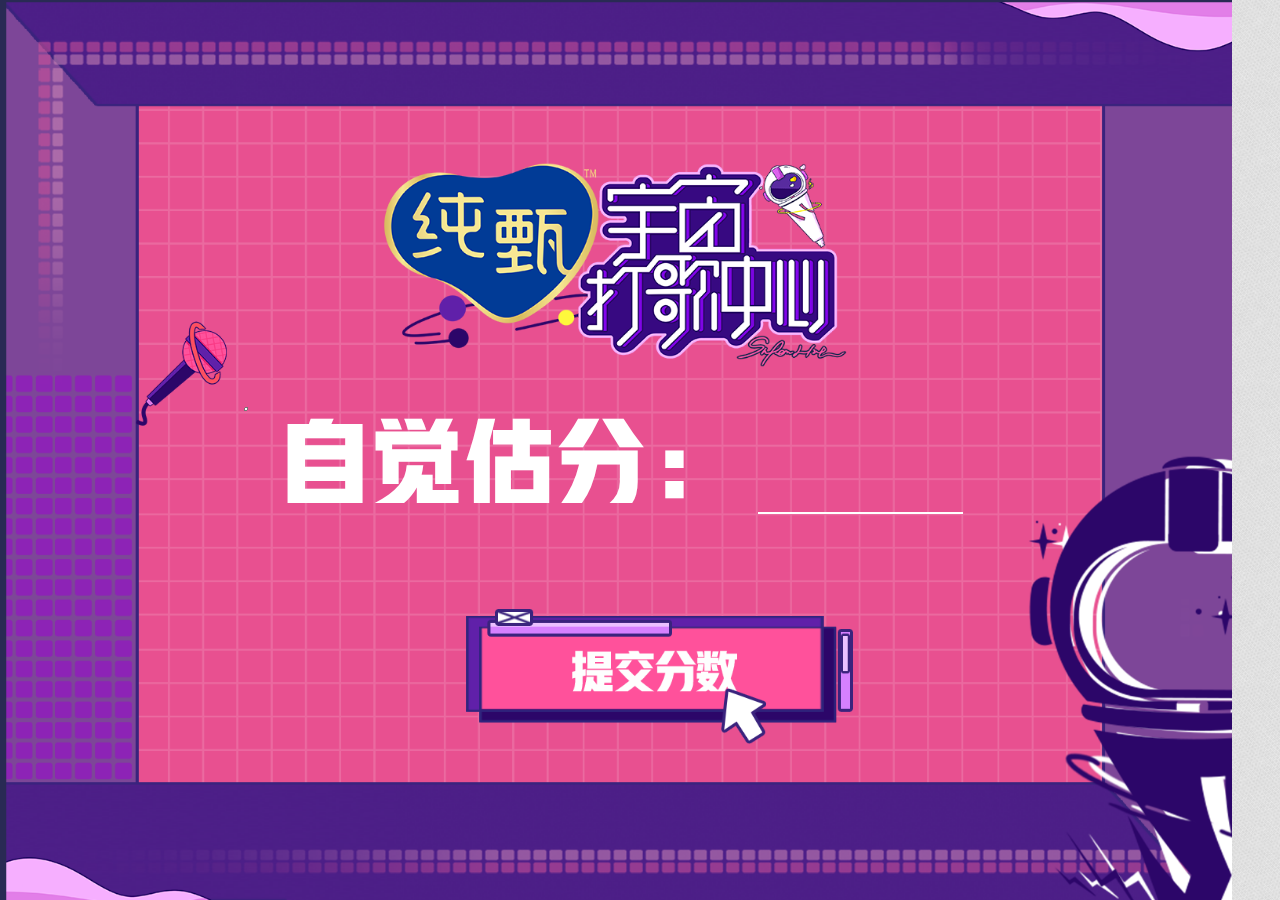
<file: src/main/resources/public/index.html>
<!DOCTYPE html>
<html lang="UTF-8">
	<head>
		<meta charset="utf-8">
		<title>选手系统</title>
		<meta name="viewport" content="width=device-width, initial-scale=1.0, maximum-scale=1.0, user-scalable=0">
		<link rel="stylesheet" type="text/css" href="css/lanRenZhiJia.css" />
		<script src="js/vue.min.js" type="text/javascript" charset="utf-8"></script>
		<script src="js/jquery-3.1.1.min.js" type="text/javascript" charset="utf-8"></script>
		<script src="js/config.js" type="text/javascript" charset="utf-8"></script>
		<script src="js/showMode.js" type="text/javascript" charset="utf-8"></script>
		<script src="js/httpServer.js" type="text/javascript" charset="utf-8"></script>
		<script src="js/vConsole.js" type="text/javascript" charset="utf-8"></script>
		<!-- <script type="text/javascript" src="https://getfirebug.com/firebug-lite.js"></script> -->
	</head>
	<style>
		@font-face {
			font-family: HYYaKuHeiW;
			src: url('css/fonts/HYYaKuHeiW.ttf'); /* IE9+ */
		}
		*{
			-webkit-touch-callout:none; /*系统默认菜单被禁用*/
			-webkit-user-select:none; /*webkit浏览器*/
			-khtml-user-select:none; /*早期浏览器*/
			-moz-user-select:none;/*火狐*/
			-ms-user-select:none; /*IE10*/
			user-select:none;
		}
		body{
			display: flex;
			align-items: center;
			justify-content: center;
			padding: 0;
			margin: 0;
			width: 100%;
			height: 100%;
		}
		#page{
			display: flex;
			align-items: center;
			justify-content: center;
			width: 100%;
			height: 100%;
			padding: 0;
			font-family: HYYaKuHeiW,serif;
		}
		.bg{
			position:fixed;
			top: 0;
			left: 0;
			background: url(img/ipad_bg.png) no-repeat center 0;
			background-size: 100% 100%;
			-o-background-size:  100% 100%;
			-webkit-background-size:  100% 100%;
		}
		.show-box{
			color: #FFFFFF;
		}
		.showLine{
			display: flex;
		}
		.score{/* 
			text-decoration:underline */
			text-align: center;
			border-bottom: 2px solid #FFFFFF;
		}
		input{
			cursor: pointer;
		}
	</style>
	<body>
		<div id="page">
			<div class="bg" :style="bgStyle">
				<div class="show-box" :style="showStyle">
					<label for="numberInput"></label>
					<input id="numberInput" type="number" v-model="score" pattern="[0-9]*" style="height: 0;width: 0;-webkit-user-select:text !important;" />
					<div class="showLine" :style="showLine2">
						<div :style="labStyle">自觉估分：</div>
						<div :style="inputStyle" class="score" @touchstart="input($event)">{{score}}</div>
					</div>
					<div class="showLine" :style="showLine" id="show_button_box">
						<div :style="labStyle3" style="border: 0;">
							<input class="a_demo_one" type="image" style="border: 0; outline:none; -webkit-appearance: none;-webkit-tap-highlight-color: rgba(0,0,0,0);"
							:style="buttonStyle" :src="submitFlag?'img/ipad_button.png':'img/chenggong.png'"
							@touchstart="submit($event)" alt="提交估分"/>
						</div>
					</div>
				</div>
			</div>
		</div>
		<script type="text/javascript">
			document.oncontextmenu = function() { return false; }//禁止鼠标右键
			document.ondragstart = function() {  return false; }//禁止鼠标拖动
			document.onselectstart = function() {  return false; }//文字禁止鼠标选中
			document.onselect = function() { return false; }//禁止复制文本
			document.body.addEventListener('touchmove', function(e) { e.preventDefault(); }, { passive: false });//阻止默认的处理方式(阻止下拉滑动的效果)
			let page = new Vue({
				el: '#page',
				data: {
					bgStyle: {
						width: '1px',
						height: '1px',
					},
					showStyle: {},
					showLine: {},
					showLine2: {},
					titleImgBox: {},
					titleImg: {},
					labStyle: {},
					labStyle3: {},
					inputStyle: {},
					buttonStyle: {},
					submitFlag: true,
					deviation: 1,
					countScore: 400,
					score: '',
					name: '',
					timer: null
				},
				mounted() {
					// let vConsole = new VConsole();
					this.initFrom();
					this.timer = setInterval(this.synchronizationServer, 1000);
				},
				watch: {
					"score": function (valueNew, valueOld) {
						console.log("新的参数：", valueNew, valueOld);
						if (undefined === valueNew || valueNew == null || valueNew === '') {
							this.score = ' ';
							console.log("用户输入为空");
							return;
						}
						if (!(/(^[0-9]\d*$)/.test(valueNew))) {
							this.score = ' ';
							console.log("用户输入不为正整数");
							return;
						}
						if (parseInt(valueNew) > 0) {
							this.score = parseInt(valueNew);
						}
						if (parseInt(valueNew) > this.countScore) {
							this.score = this.countScore;
							console.log("用户输入超过", this.countScore);
						}
					}
				},
				methods: {
					synchronizationServer: function () {
						let that = this;
						httpServer.post(
								clientUrl + '/voter/SelfEvaluationConnector/getSelfEvaluationName',
								{},
								function (data) {
									let name = data.msg || '等待投票授权';
									if (data.ret === 200) {
										if (data.data == 1) {
											if (that.name !== name) {
												that.score = '';
											}
											that.name = name;
											that.submitFlag = true;
											$("#show_button_box").fadeIn(500);
										} else {
											that.name = name;
											$("#show_button_box").fadeOut(1000);
										}
									}
								},
								function (e) {
									console.log("synchronizationServer同步数据错误：", e)
								}
						);
					},
					input(e) {
						this.submitFlag = true;
						document.getElementById('numberInput').focus();
						e.preventDefault();
					},
					submit(e) {
						let that = this;
						if(that.subFlag)return;
						that.subFlag = true;
						if ((!this.score) || this.score == ' ') {
							$("#show_button_box").shake(2, 10, 400);
							that.subFlag = false;
							return;
						}
						that.submitFlag = true;
						httpServer.post(
								clientUrl + "/voter/SelfEvaluationConnector/submitSelfEvaluation",
								{
									score: this.score,
									playerName: this.name
								},
								function (data) {
									that.subFlag = false;
									if (data.ret == 200) {
										that.submitFlag = false;
										$("#show_button_box").fadeOut(1000);
									}else {
										console.error(data);
									}
								},
								function (data){
									that.subFlag = false;
									alert("提交失败，请把分数和设备交给后台人员处理，谢谢！")
								}
						)
						e.preventDefault();
					},
					initFrom() {
						let initWidth = 1612; //1563 1612
						let initHeight = 1178; //1178

						let width = document.documentElement.clientWidth;
						let height = document.documentElement.clientHeight;
						this.deviation = width / initWidth;
						// 1563 1178
						let b = width / height;
						let c = initWidth / initHeight;
						if (b > c) {
							// 按高度计算
							this.deviation = height / initHeight;
						} else {
							// 按宽度计算
							this.deviation = width / initWidth;
						}
						this.initBg(initWidth, initHeight);
						this.initShowStyle();
						this.initTitleImgBox();
						this.initLabStyle();
						this.initButtonStyle();
						this.initShowLine();
					},
					initBg(width, height) {
						this.bgStyle = {
							width: (width * this.deviation) + 'px',
							height: (height * this.deviation) + 'px',
						}
					},
					initShowStyle(width, height) {
						this.showStyle = {
							width: (1245 * this.deviation) + 'px',
							height: (450 * this.deviation) + 'px',
							'margin-left': (320 * this.deviation) + 'px',
							'margin-top': (500 * this.deviation) + 'px',
							'font-size': (50 * this.deviation) + 'px',
							'line-height': (50 * this.deviation) + 'px'
						}
					},
					initShowLine(width, height) {
						this.showLine = {
							// width: (width * this.deviation) + 'px',
							// height: (450 * this.deviation) + 'px',
							'margin-bottom': (185 * this.deviation) + 'px',
							'font-size': (50 * this.deviation) + 'px',
							'line-height': (50 * this.deviation) + 'px'
						}
						this.showLine2 = {
							// width: (width * this.deviation) + 'px',
							// height: (450 * this.deviation) + 'px',
							'margin-top': (20 * this.deviation) + 'px',
							'margin-bottom': (125 * this.deviation) + 'px',
							'font-size': (120 * this.deviation) + 'px',
							'line-height': (80 * this.deviation) + 'px'
						}
					},
					initTitleImgBox() {
						this.titleImgBox = {
							width: (56 * this.deviation) + 'px',
							height: (34 * this.deviation) + 'px',
						}
						this.titleImg = {
							width: (56 * this.deviation) + 'px',
							height: (34 * this.deviation) + 'px',
						}
					},
					initLabStyle() {
						this.labStyle = {
							'margin-left': (45 * this.deviation) + 'px',
						}
						this.labStyle3 = {
							'margin-left': (290 * this.deviation) + 'px',
						}
						this.inputStyle = {
							width: (268 * this.deviation) + 'px',
							height: (100 * this.deviation) + 'px',
							'margin-left': (25 * this.deviation) + 'px',
							'margin-right': (8 * this.deviation) + 'px',
							'font-size': (120 * this.deviation) + 'px',
						}
					},
					initButtonStyle() {
						this.buttonStyle = {
							width: (507 * this.deviation) + 'px',
							height: (176 * this.deviation) + 'px',
						}
					}
				}
			});
		</script>
	</body>
</html>
</file>
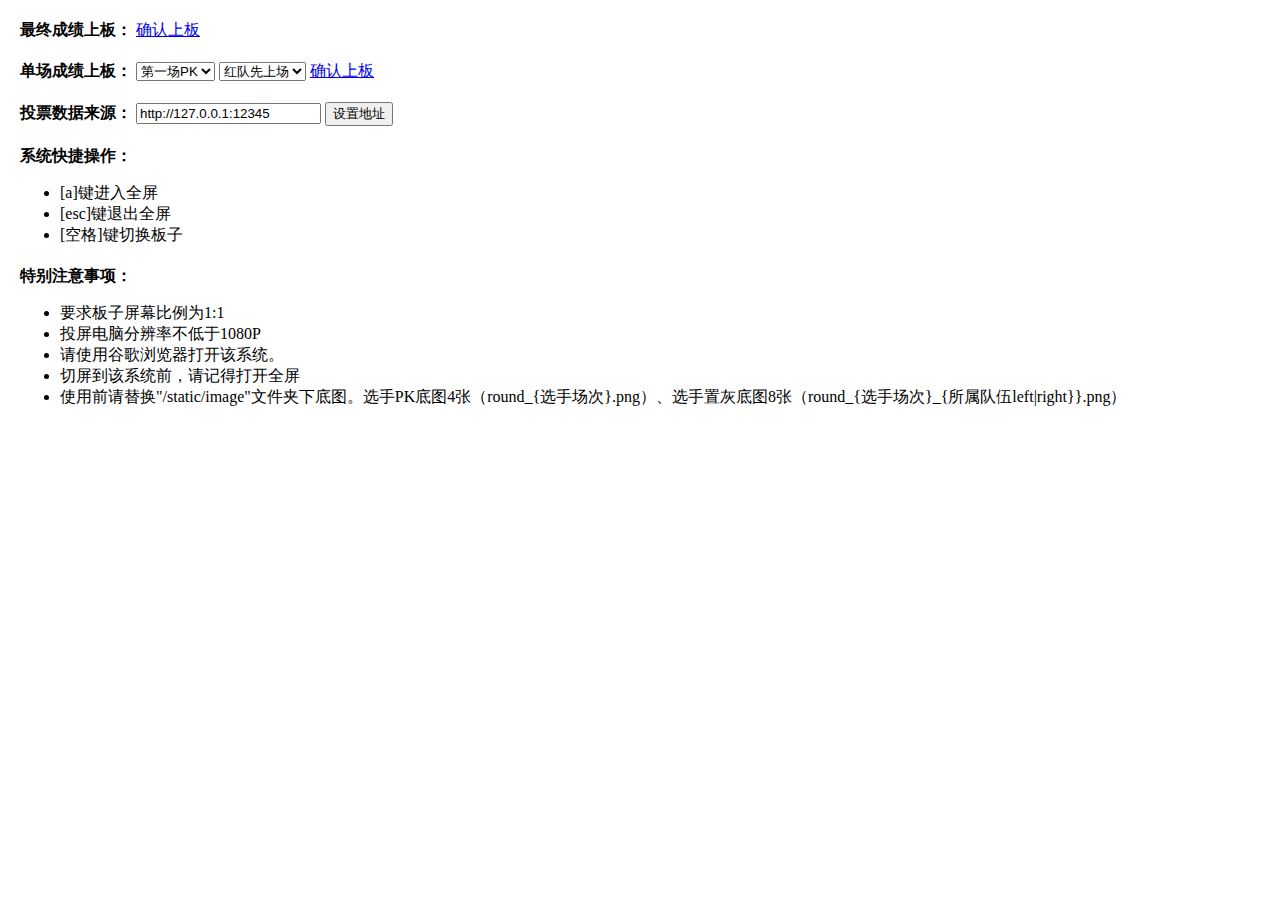
<file: src/main/resources/public/index1.html>
<!DOCTYPE html
    PUBLIC "-//W3C//DTD XHTML 1.0 Transitional//EN" "http://www.w3.org/TR/xhtml1/DTD/xhtml1-transitional.dtd">
<html xmlns="http://www.w3.org/1999/xhtml">

<head>
    <title>宇宙打歌中心</title>
    <meta http-equiv="Content-Type" content="text/html; charset=utf-8" />
    <link href='static/css/base.css' rel='stylesheet' type='text/css'>
    <link href='static/css/index.css' rel='stylesheet' type='text/css'>
</head>

<body>
    <div class="layer_main">
        <b>最终成绩上板：</b>
        <a target="_blank" href="totals.html">确认上板</a>
    </div>
    <div class="layer_main">
        <b>单场成绩上板：</b>
        <select id="cc">
            <option value="1">第一场PK</option>
            <option value="2">第二场PK</option>
            <option value="3">第三场PK</option>
            <option value="4">第四场PK</option>
        </select>
        <select id="sxs">
            <option value="hong">红队先上场</option>
            <option value="lan">蓝队先上场</option>
        </select>
        <a href="javascript:openOnce();">确认上板</a>
    </div>

    <div class="layer_main">
        <b> 投票数据来源：</b>
        <input id="serviceUrl" type="text" ></input>
        <button onclick="saveServiceUrl()" > 设置地址</button>
    </div>
    <div class="layer_main">
        <b> 系统快捷操作：</b>
        <ul>
            <li>[a]键进入全屏</li>
            <li>[esc]键退出全屏</li>
            <li>[空格]键切换板子</li>
        </ul>
    </div>
    <div class="layer_main">
        <b> 特别注意事项：</b>
        <ul>
            <li>要求板子屏幕比例为1:1</li>
            <li>投屏电脑分辨率不低于1080P</li>
            <li>请使用谷歌浏览器打开该系统。</li>
            <li>切屏到该系统前，请记得打开全屏</li>
            <li>使用前请替换"/static/image"文件夹下底图。选手PK底图4张（round_{选手场次}.png）、选手置灰底图8张（round_{选手场次}_{所属队伍left|right}}.png）</li>
        </ul>
    </div>
</body>

</html>
<script src="static/js/jquery-3.3.1.min.js"></script>
<script src="static/js/config.js"></script>
<script src="static/js/index.js"></script>
</file>
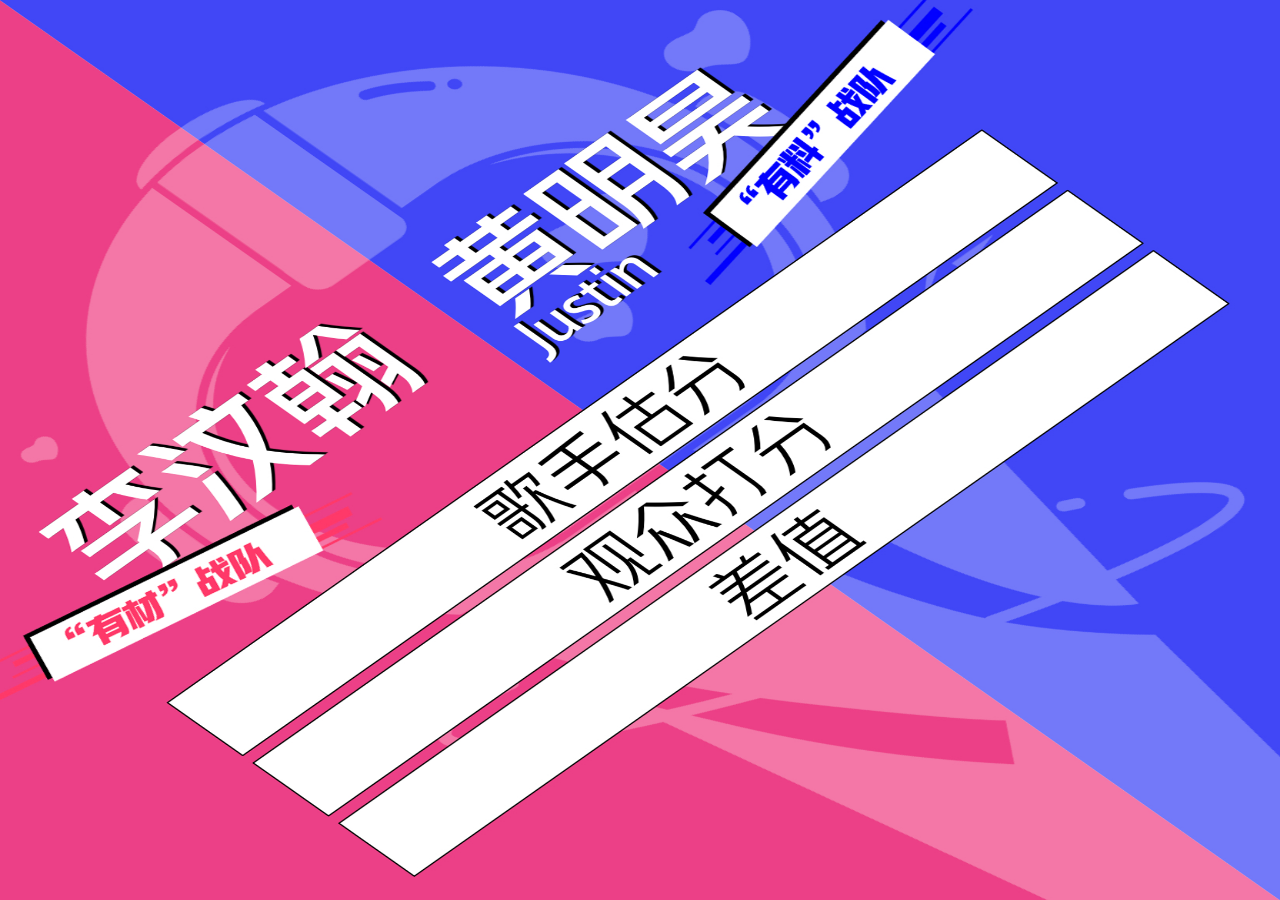
<file: src/main/resources/public/once.html>
<!DOCTYPE html PUBLIC "-//W3C//DTD XHTML 1.0 Transitional//EN" "http://www.w3.org/TR/xhtml1/DTD/xhtml1-transitional.dtd">
<html xmlns="http://www.w3.org/1999/xhtml">
<head>
    <title>宇宙打歌中心</title>
    <meta http-equiv="Content-Type" content="text/html; charset=utf-8" />
    <link href='static/css/base.css' rel='stylesheet' type='text/css'>
    <link href='static/css/once.css' rel='stylesheet' type='text/css'>
</head>
<body>
    <div class="layer_element dt_bg">

    </div>
    <div class="layer_element zh_left">

    </div>
    <div class="layer_element zh_right">

    </div>
    <div class="layer_element ng_score">
        <table  class="tab_score">
            <tr class="tab_score_tr_odd"><td id="hong_1"></td><td>&nbsp;</td><td id="lan_1"></td></tr>
            <tr class="tab_score_tr_even"></tr>
            <tr class="tab_score_tr_odd"><td id="hong_2"></td><td>&nbsp;</td><td id="lan_2"></td></tr>
            <tr class="tab_score_tr_even"></tr>
            <tr class="tab_score_tr_odd"><td id="hong_3"></td><td>&nbsp;</td><td id="lan_3"></td></tr>
        </table>
    </div>
    <div class="layer_element wi_left">

    </div>
    <div class="layer_element wi_right">

    </div>
</body>
</html>
<script src="static/js/jquery-3.3.1.min.js"></script>
<script src="static/js/config.js"></script>
<script src="static/js/once.js"></script>
</file>
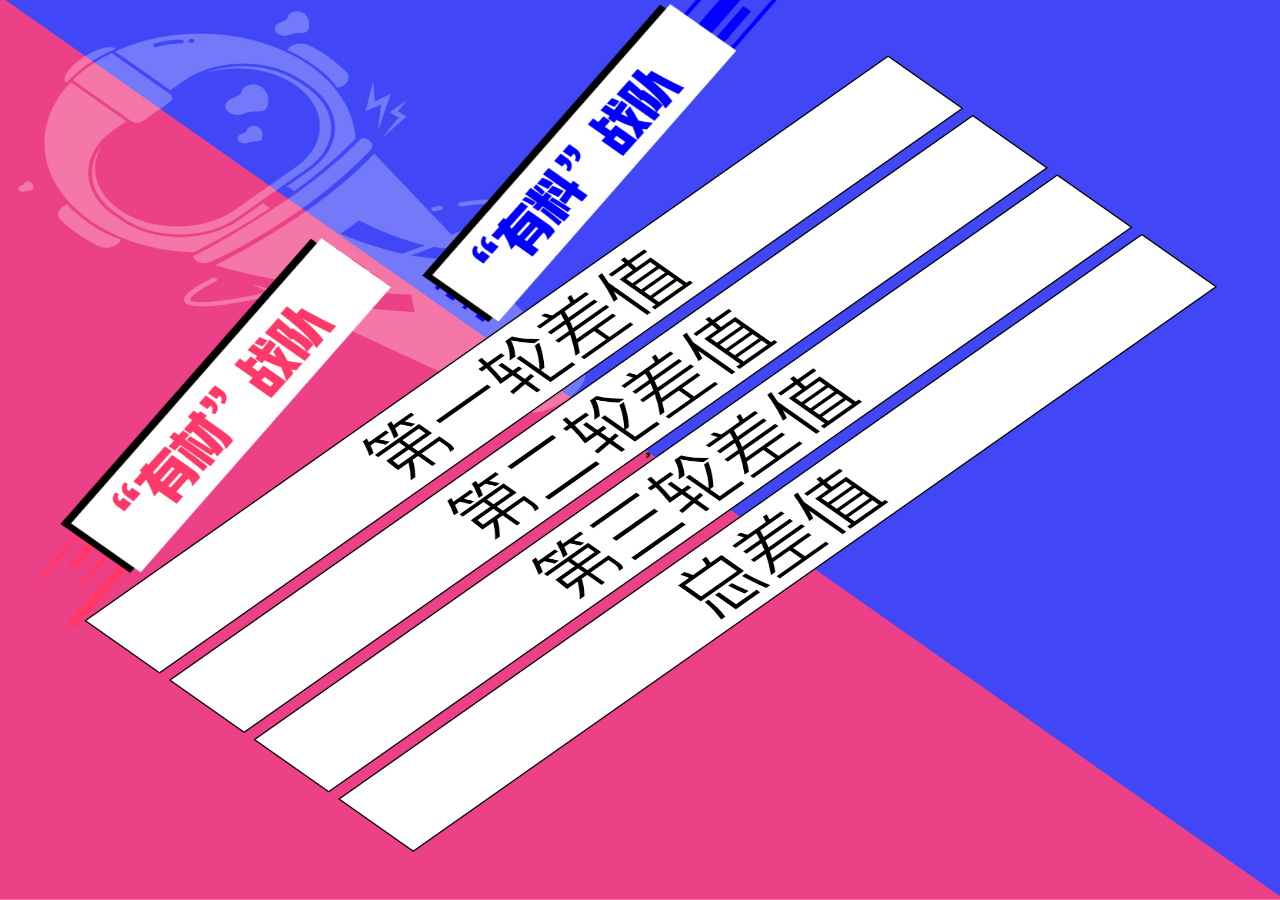
<file: src/main/resources/public/totals.html>
<!DOCTYPE html PUBLIC "-//W3C//DTD XHTML 1.0 Transitional//EN" "http://www.w3.org/TR/xhtml1/DTD/xhtml1-transitional.dtd">
<html xmlns="http://www.w3.org/1999/xhtml">
<head>
    <title>宇宙打歌中心-总成绩</title>
    <meta http-equiv="Content-Type" content="text/html; charset=utf-8" />
    <link href='static/css/base.css' rel='stylesheet' type='text/css'>
    <link href='static/css/totals.css' rel='stylesheet' type='text/css'>
</head>
<body>
    <div class="layer_element dt_bg">

    </div>
    <div class="layer_element ng_score">
        <table  class="tab_score">
            <tr class="tab_score_tr_odd"><td id="left_1"></td><td>&nbsp;</td><td id="right_1"></td></tr>
            <tr class="tab_score_tr_even"></tr>
            <tr class="tab_score_tr_odd"><td id="left_2"></td><td>&nbsp;</td><td id="right_2"></td></tr>
            <tr class="tab_score_tr_even"></tr>
            <tr class="tab_score_tr_odd"><td id="left_3"></td><td>&nbsp;</td><td id="right_3"></td></tr>
            <tr class="tab_score_tr_even"></tr>
            <tr class="tab_score_tr_odd"><td id="left_4"></td><td>&nbsp;</td><td id="right_4"></td></tr>
        </table>
    </div>
</body>
</html>
<script src="static/js/jquery-3.3.1.min.js"></script>
<script src="static/js/config.js"></script>
<script src="static/js/totals.js"></script>
</file>
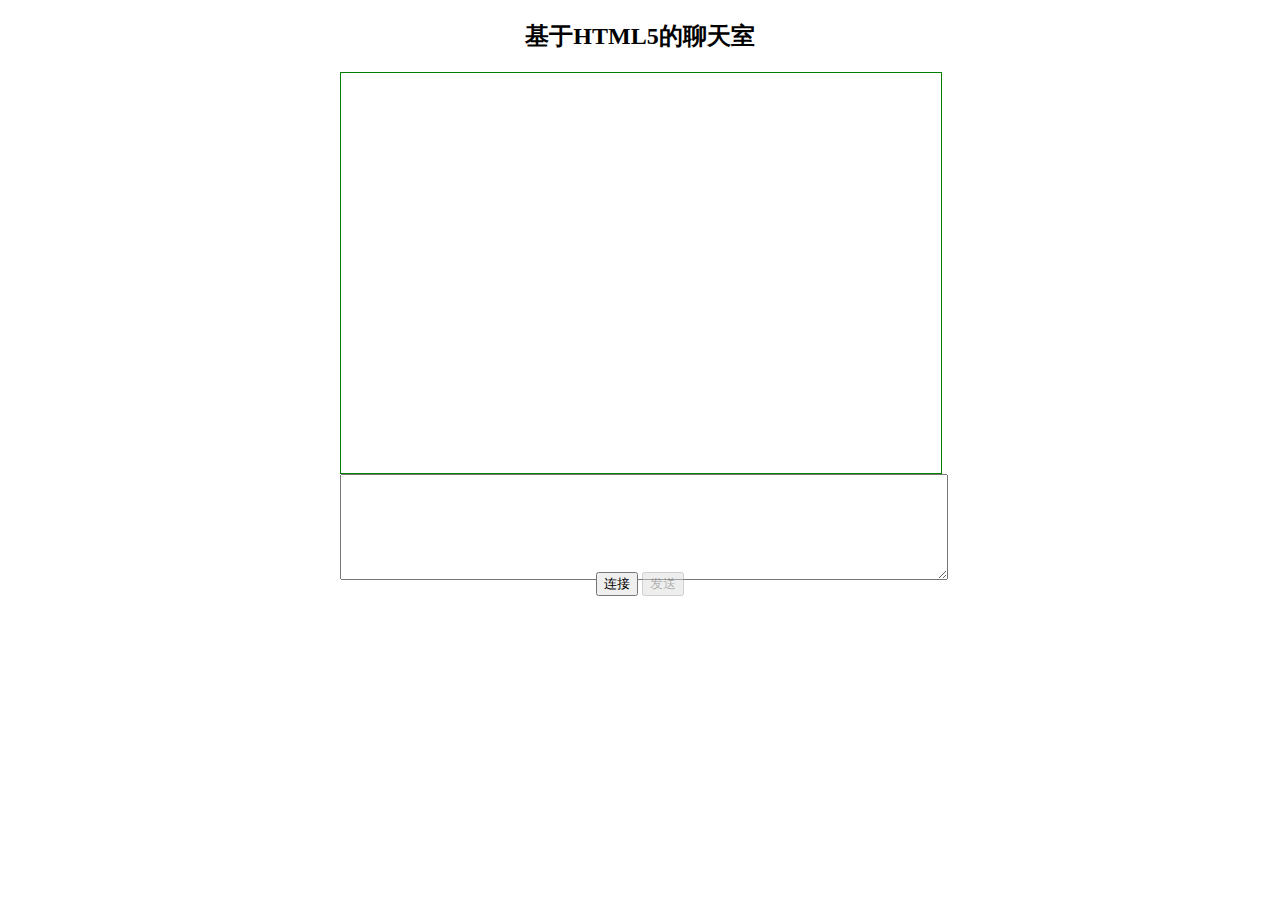
<file: src/main/resources/public/websocket.html>
<!DOCTYPE html>
<html>
	<head>
		<meta charset="UTF-8">
		<title>websocket聊天室</title>
		<style type="text/css">
			#chat {
				text-align: left;
				width: 600px;
				height: 500px;
			}

			#up {
				text-align: left;
				width: 100%;
				height: 400px;
				border: 1px solid green;
				OVERFLOW-Y: auto;
			}

			#down {
				text-align: left;
				height: 100px;
				width: 100%;
			}
		</style>
	</head>
	<body>
		<h2 align="center">基于HTML5的聊天室</h2>
		<div align="center" style="width: 100%; height: 700px;">
			<div id="chat">
				<div id="up"></div>
				<div id="down">
					<textarea type="text" style="width: 602px; height: 100%;" id="send"></textarea>
				</div>
			</div>
			<input type="button" value="连接" onclick="chat(this);"> <input type="button" value="发送" onclick="send(this);"
			 disabled="disabled" id="send_btn" title="Ctrl+Enter发送">
		</div>
	</body>
	<script type="text/javascript">
		var socket;
		var receive_text = document.getElementById("up");
		var send_text = document.getElementById("send");
		var receive = [];
		var length = 0;
		function doReceive(buffer) {
			receive = receive.concat(Array.from(new Uint8Array(buffer)));
			if (receive.length < 4) {
				return;
			}
			length = new DataView(new Uint8Array(receive).buffer).getUint32(0);
			if (receive.length < length + 4) {
				return;
			}
			var bytes = receive.slice(4, length + 4);
			doSomething(bytes);
		 
			receive = receive.slice(length + 4);
		};
		function addText(msg) {
			
			doReceive(msg)
			receive_text.innerHTML += "<br/>" + receive;
			receive = [];
			receive_text.scrollTop = receive_text.scrollHeight;
		}
		var chat = function(obj) {
			obj.disabled = "disabled";
			socket = new WebSocket('ws://192.168.8.115:12345/voterWebSocket');
			receive_text.innerHTML += "<font color=green>正在连接服务器……</font>";
			//打开Socket 
			socket.binaryType = "arraybuffer";
			socket.onopen = function(event) {
				addText("<font color=green>连接成功！</font>");
				document.getElementById("send_btn").disabled = false;
				send_text.focus();
				document.onkeydown = function(event) {
					if (event.keyCode == 13 && event.ctrlKey) {
						send();
					}
				}
			};
			socket.onmessage = function(event) {
				addText(event.data);
			};

			socket.onclose = function(event) {
				addText("<font color=red>连接断开！</font>");
				obj.disabled = "";
			};
			if (socket == null) {
				addText("<font color=red>连接失败！</font>");
			}
		};
		var send = function(obj) {
			if (send_text.value == "") {
				return;
			}
			socket.send(send_text.value);
			send_text.value = "";
			send_text.focus();
		}
	</script>
</html>
</file>
<file: src/main/resources/public/css/lanRenZhiJia.css>
@font-face {
    font-family: 'BebasNeueRegular';
    src: url('fonts/BebasNeue-webfont.eot');
    src: url('fonts/BebasNeue-webfont.eot?#iefix') format('embedded-opentype'),
         url('fonts/BebasNeue-webfont.woff') format('woff'),
         url('fonts/BebasNeue-webfont.ttf') format('truetype'),
         url('fonts/BebasNeue-webfont.svg#BebasNeueRegular') format('svg');
    font-weight: normal;
    font-style: normal;
}
/* CSS reset */
html,body,div,dl,dt,dd,ul,ol,li,h1,h2,h3,h4,h5,h6,pre,form,fieldset,input,textarea,p,blockquote,th,td { 
	margin:0;
	padding:0;
}
fieldset,img { 
	border:0;
}
ol,ul {
	list-style:none;
}
h1,h2,h3,h4,h5,h6 {
	font-size:100%;
	font-weight:normal;
}
/* General Demo Style */
body{
	font-family: Constantia, Palatino, "Palatino Linotype", "Palatino LT STD", Georgia, serif;
	background: #f8f8f8 url(../images/bg.jpg) repeat top left;
	font-weight: 400;
	font-size: 15px;
	color: #416c80;
	overflow-y: scroll;
	overflow-x: hidden;
}
.ie7 body{
	overflow:hidden;
}
a{
	text-decoration: none;
}
.container{
	width: 100%;
	position: relative;
	text-align: center;
}
.clr{
	clear: both;
}
.container > header{
	padding: 20px 30px 10px 30px;
	margin: 0px 20px 10px 20px;
	position: relative;
	display: block;
	text-shadow: 1px 1px 1px rgba(0,0,0,0.2);
    text-align: center;
}
.container > header h1{
	font-family: 'BebasNeueRegular', 'Arial Narrow', Arial, sans-serif;
	font-size: 35px;
	line-height: 35px;
	position: relative;
	font-weight: 400;
	color: #186f8f;
	text-shadow: 1px 1px 1px rgba(0,0,0,0.3);
    padding: 0px 0px 5px 0px;
}
.container > header h1 span{
	color: #2ea2cd;
	text-shadow: 0px 1px 1px rgba(255,255,255,0.8);
}
.container > header h2, p.info{
	font-size: 16px;
	font-style: italic;
	color: #4a3124;
	text-shadow: 0px 1px 1px rgba(255,255,255,1);
}
/* Header Style */
.codrops-top{
	font-family:'Arial Narrow', Arial, sans-serif;
	line-height: 24px;
	font-size: 11px;
	background: #000;
	opacity: 0.9;
	text-transform: uppercase;
	z-index: 9999;
	position: relative;
	-moz-box-shadow: 1px 0px 2px #000;
	-webkit-box-shadow: 1px 0px 2px #000;
	box-shadow: 1px 0px 2px #000;
}
.codrops-top a{
	padding: 0px 10px;
	letter-spacing: 1px;
	color: #ddd;
	display: block;
	float: left;
}
.codrops-top a:hover{
	color: #fff;
}
.codrops-top span.right{
	float: right;
}
.codrops-top span.right a{
	float: none;
	display: inline;
}
.codrops-demos{
    text-align:center;
	display: block;
	line-height: 30px;
	padding: 20px 0px;
}
.codrops-demos a{
    display: inline-block;
	margin: 0px 4px;
	padding: 0px 4px;
	color: #fff;
	line-height: 20px;	
	font-style: italic;
	font-size: 13px;
	border-radius: 3px;
	background: rgba(41,77,95,0.1);
	-webkit-transition: all 0.2s linear;
	-moz-transition: all 0.2s linear;
	-o-transition: all 0.2s linear;
	-ms-transition: all 0.2s linear;
	transition: all 0.2s linear;
}
.codrops-demos a:hover{
	background: rgba(41,77,95,0.3);
}
.codrops-demos a.current,
.codrops-demos a.current:hover{
	background: rgba(41,77,95,0.3);
}

#container_buttons{
	width: 400px;
	margin: 0 auto;
	background: rgba(255,255,255,0.3);
	padding: 60px 60px 30px;
	border-radius: 20px;
	box-shadow: 1px 1px 1px rgba(0,0,0,0.09) inset;
}

#container_buttons p{
	display:block;
	padding-bottom:60px;
}

/* Media Queries */
@media screen and (max-width: 767px) {
	.container > header{
		text-align: center;
	}
	p.codrops-demos {
		position: relative;
		top: auto;
		left: auto;
	}
}
</file>
<file: src/main/resources/public/static/css/base.css>
@font-face {
  font-family: 'Adobe_Std_R';
  src: url("../font/Adobe_Std_R.woff");
}
</file>
<file: src/main/resources/public/static/css/index.css>
/***************全局设置********************/
html,
body {
  margin: 0px;
  padding: 0px;
}

.layer_main{
  margin-top: 20px;
  margin-left: 20px;
  background-repeat: no-repeat;
  background-size: 100% 100%;
}
</file>
<file: src/main/resources/public/static/css/once.css>
/***************全局设置********************/
html,
body {
  height: 100%;
  margin: 0px;
  padding: 0px;
}

.layer_element{
  position: absolute;
  width: 100%;
  height: 100%;
  background-repeat: no-repeat;
  background-size: 100% 100%;
}


/***************底图********************/
/* .main {
  width: 100%;
  height: 100%;
  background-image: url("../image/1.png");
  background-repeat: no-repeat;
  background-size: contain;
} */
.dt_bg {
  z-index: 1;
  background-image: url("../image/round_1.png");
}

.zh_left{
  z-index: 1;
  display: none;
  background-image: url("../image/round_1_left.png");
}

.zh_right{
  z-index: 1;
  display: none;
  background-image: url("../image/round_1_right.png");
}


.wi_left{
  z-index: 3;
  display: none;
  background-image: url("../image/win_left.png");
}
.wi_right{
  z-index: 3;
  display: none;
  background-image: url("../image/win_right.png");
}


.ng_score{
  z-index: 2;
  overflow:hidden;
  font-family: 'Adobe_Std_R';
}
.tab_score {
  top: 42.4%;
  left: 9.5%;
  width: 90%;
  height: 27%;
  position: absolute;
  text-align: center;
  font-size: 5vw;
  transform: rotate(-45deg);
  border-collapse: collapse;
}
.tab_score_tr_odd {
  height: 30%;
  /* border: 1px solid red; */
}
.tab_score_tr_even{
  height: 5%;
}
.tab_score td {
  width: 33.33%;
}
</file>
<file: src/main/resources/public/static/css/totals.css>
/***************全局设置********************/
html,
body {
  height: 100%;
  margin: 0px;
  padding: 0px;
}

.layer_element{
  position: absolute;
  width: 100%;
  height: 100%;
  background-repeat: no-repeat;
  background-size: 100% 100%;
}


/***************底图********************/
/* .main {
  width: 100%;
  height: 100%;
  background-image: url("../image/1.png");
  background-repeat: no-repeat;
  background-size: contain;
} */
.dt_bg {
  z-index: 1;
  background-image: url("../image/gb_totals.png");
}

/* .ng_score{
  z-index: 2;
  font-family: 'Adobe_Std_R';
}
.tab_score {
  top: 32.4%;
  left: 6.5%;
  position: absolute;
  transform: rotate(-45deg);
  width: 89%;
  height: 36%;
  border-collapse: collapse;
  border: 1px solid;
}
.tab_score tr {
  width: 33.33%;
  border-collapse: inherit;
  border-spacing: 0px 0px;
}
.tab_score tr td {
  font-size: 500%;
  border-spacing: 0px 0px;
  text-align: center;
}

.tab_score tr:nth-child(odd) {
  height: 21%;
}
.tab_score tr:nth-child(even) {
  height: 5%;
}
 */




.ng_score{
  z-index: 2;
  overflow:hidden;
  font-family: 'Adobe_Std_R';
}
.tab_score {
  top: 32.4%;
  left: 6.5%;
  width: 89%;
  height: 36%;
  position: absolute;
  text-align: center;
  font-size: 5vw;
  transform: rotate(-45deg);
  border-collapse: collapse;
}
.tab_score_tr_odd {
  height: 23%;
  /* border: 1px solid red; */
}
.tab_score_tr_even{
  height: 3%;
}
.tab_score td {
  width: 33.33%;
}
</file>
